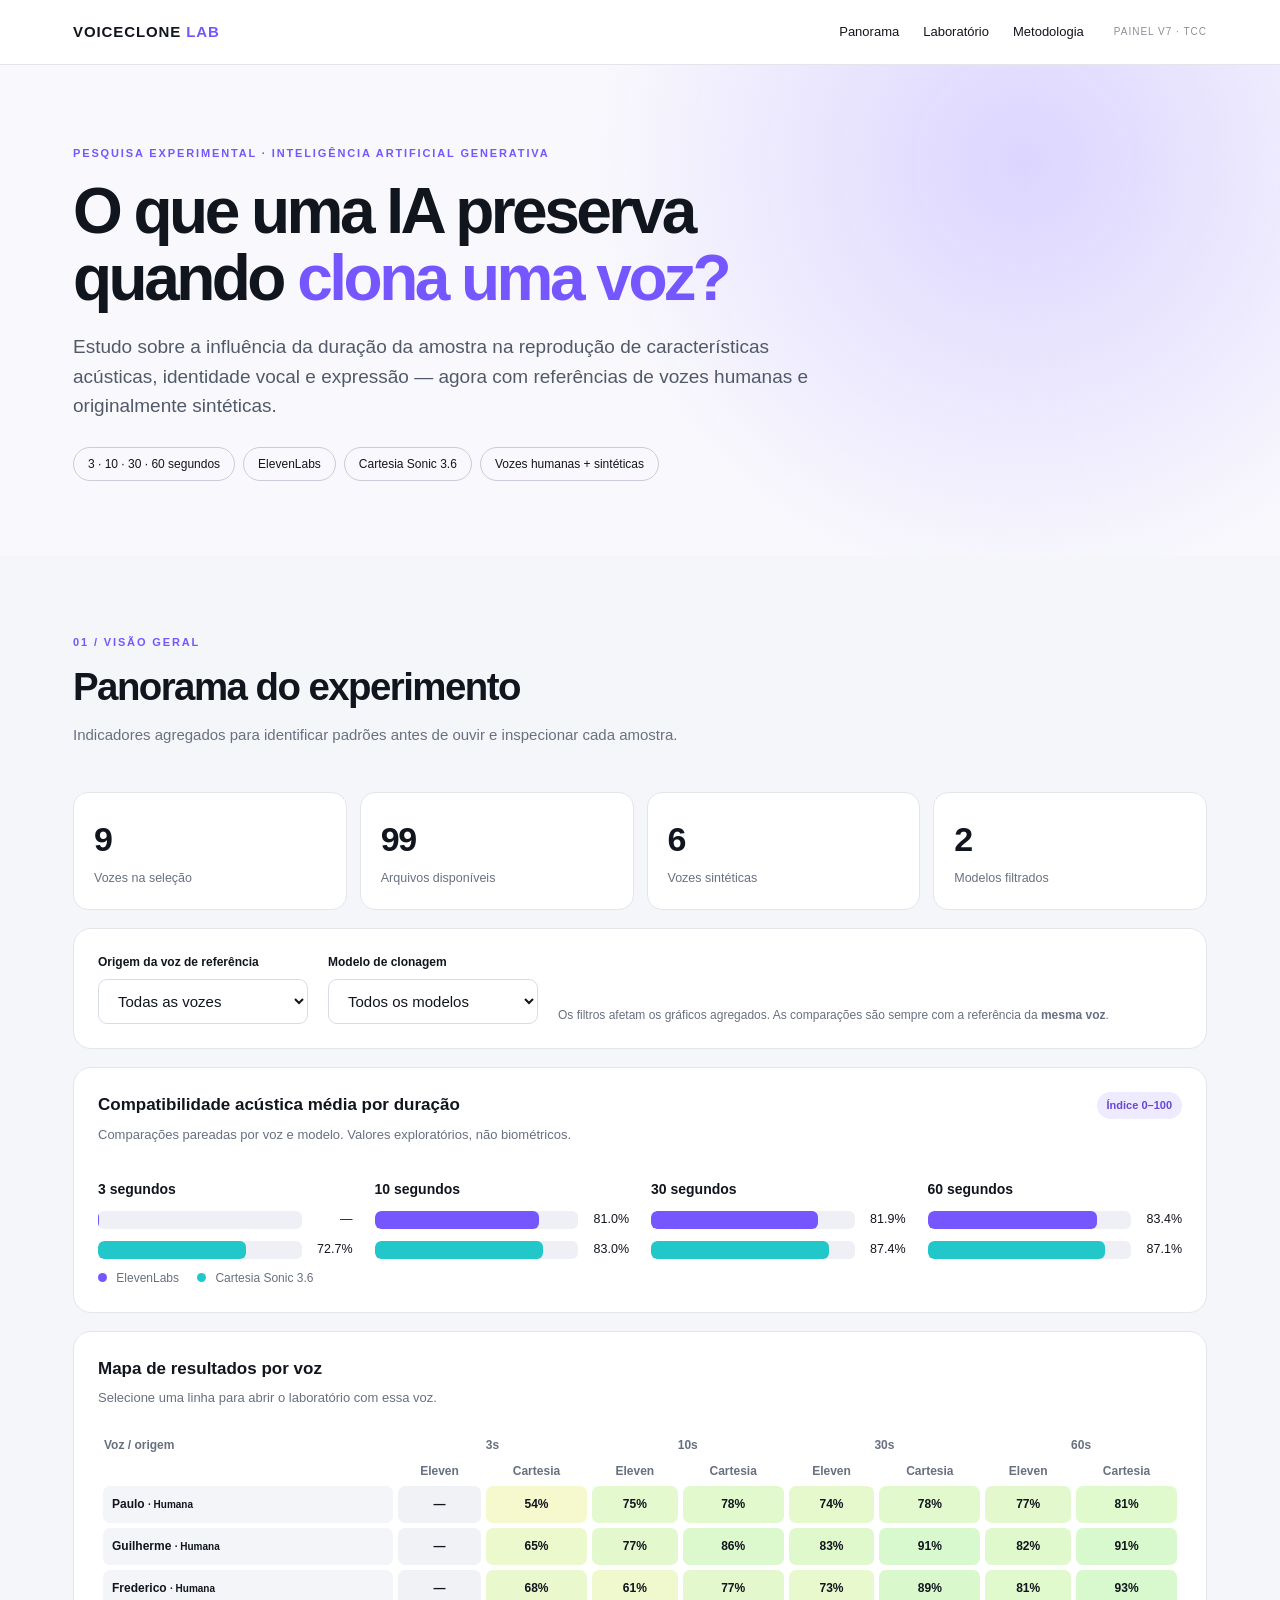
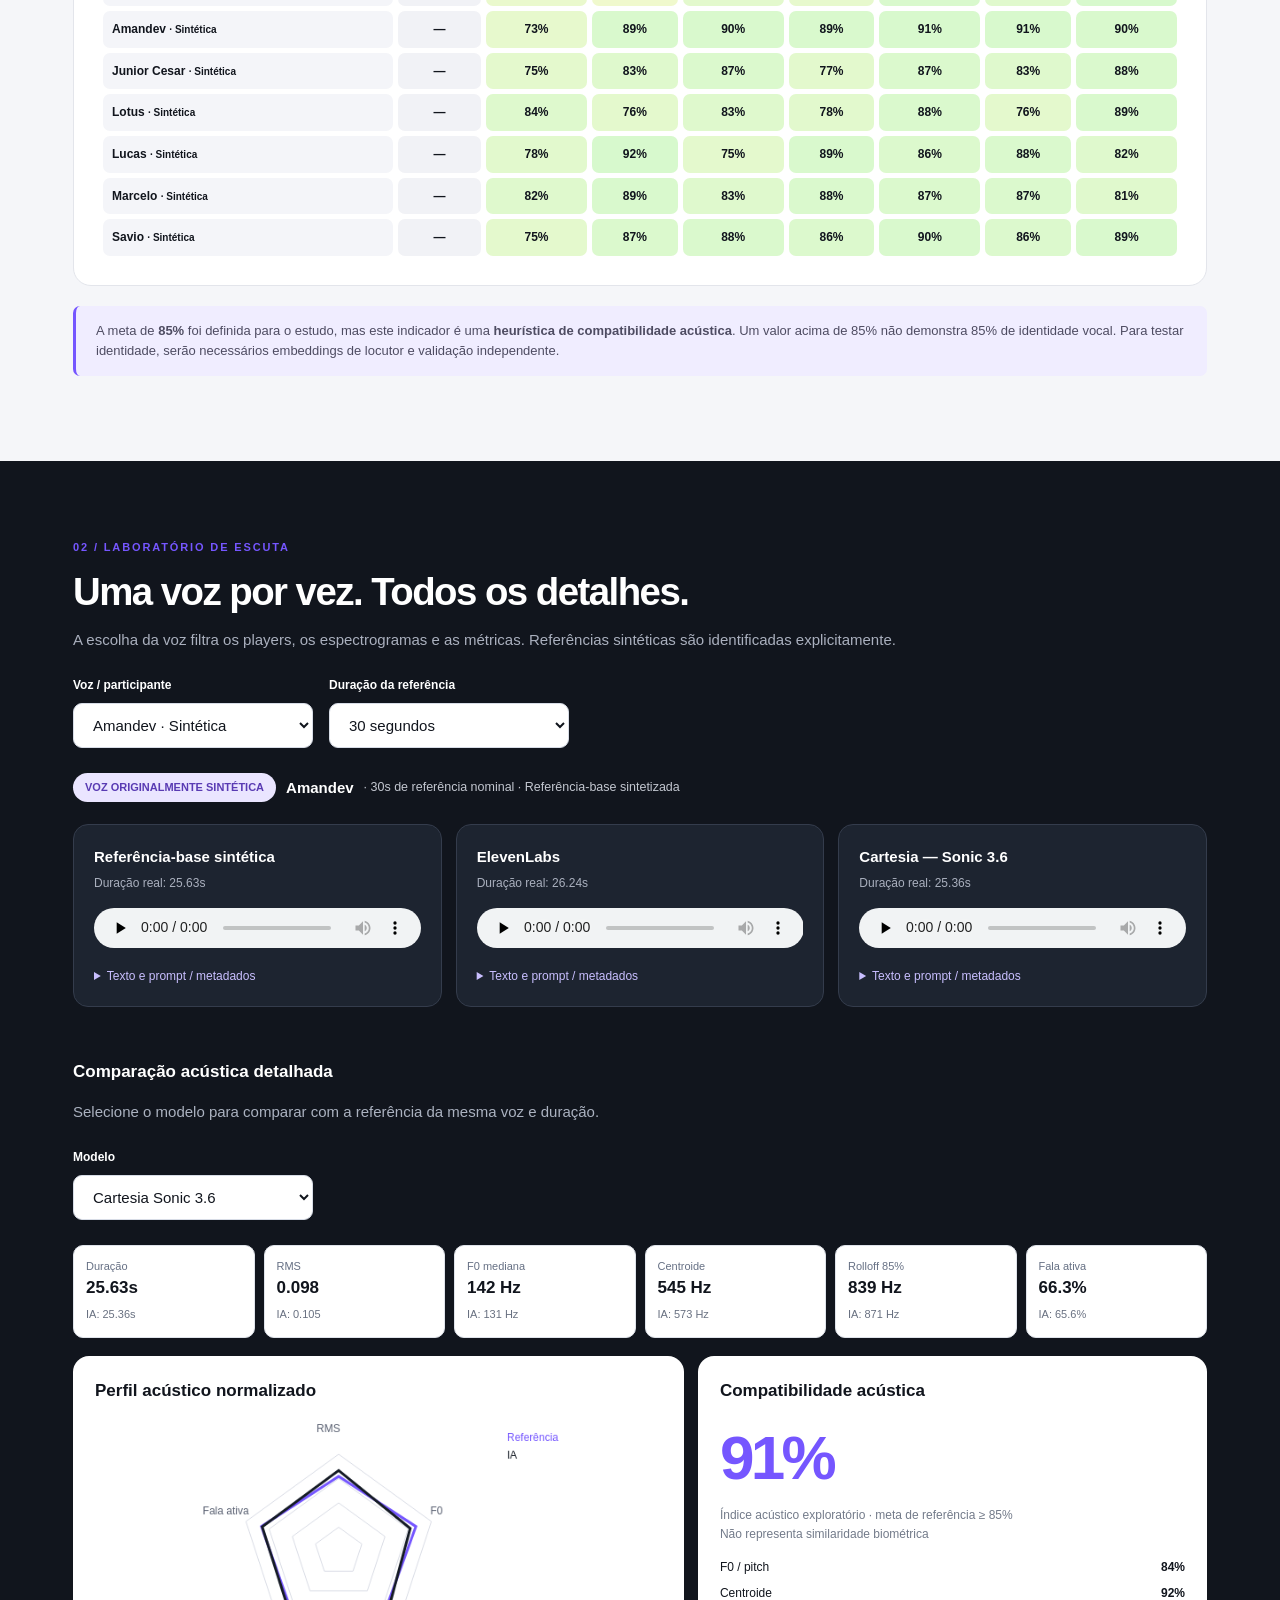
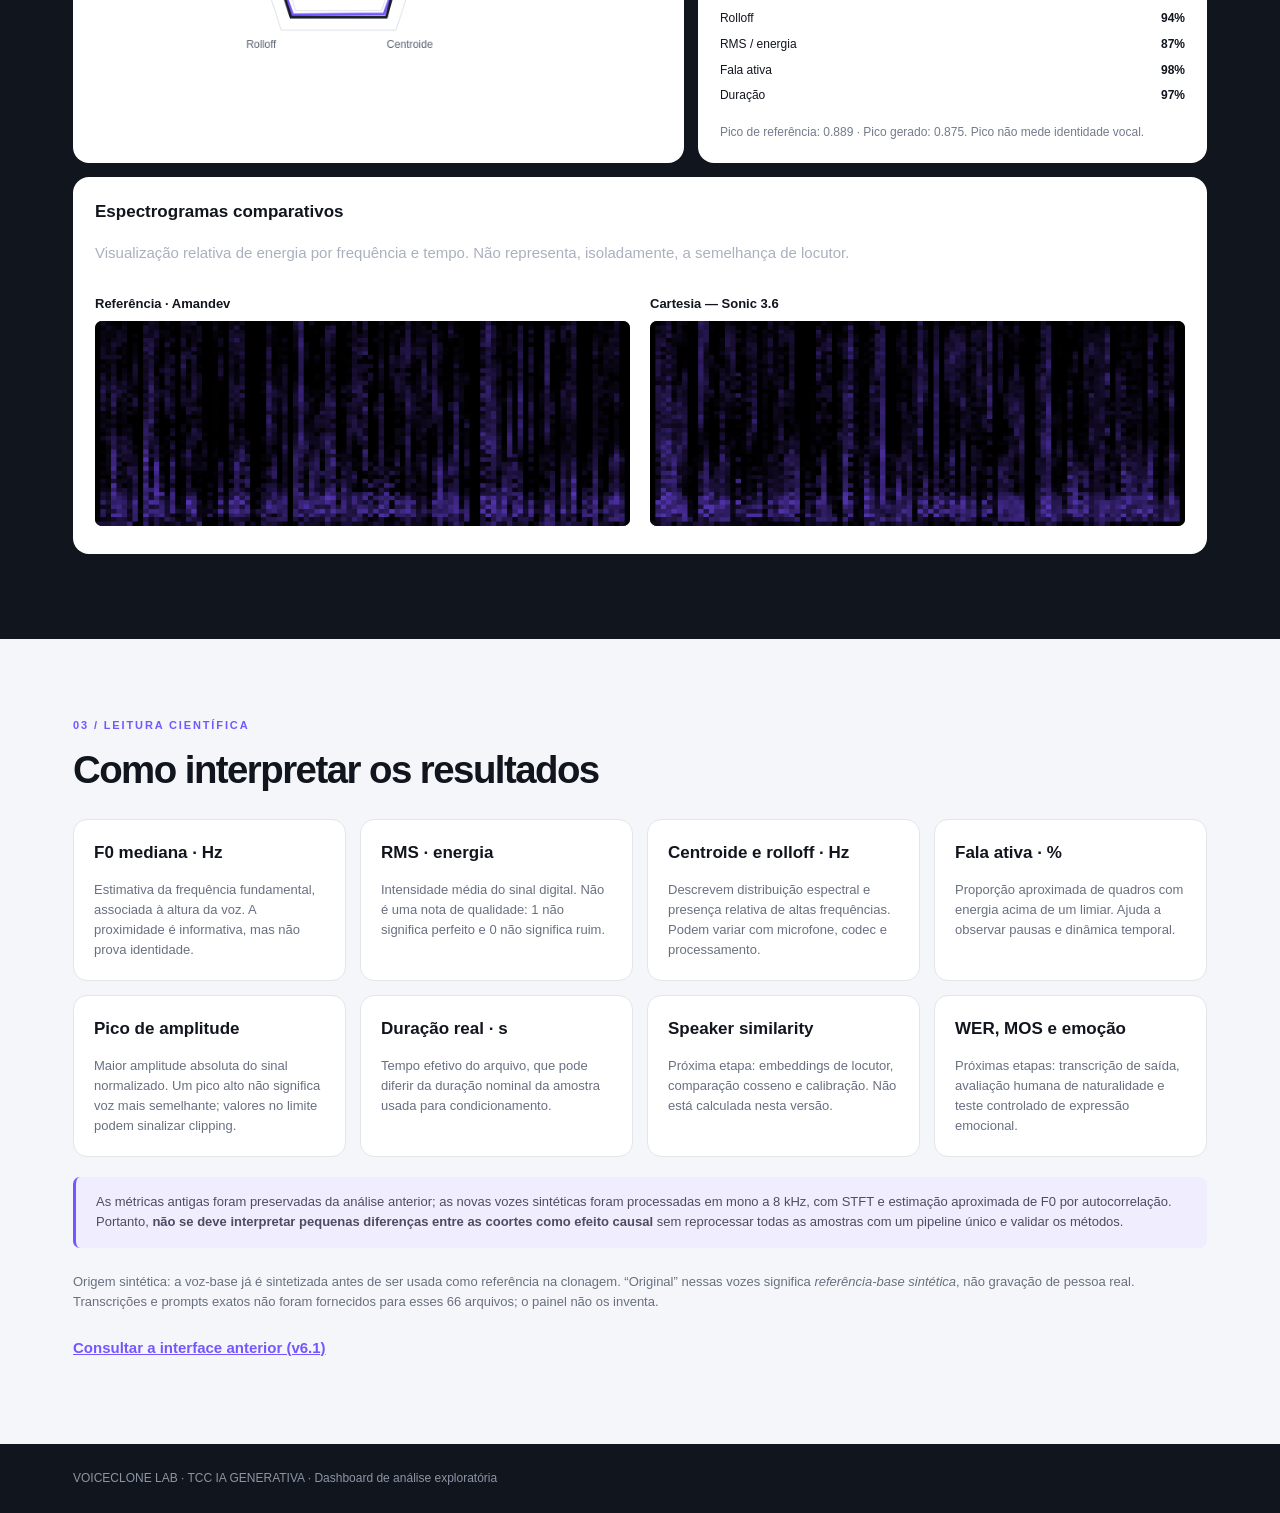
<file: index.html>
<!doctype html><html lang="pt-BR"><head><meta charset="utf-8"><meta name="viewport" content="width=device-width,initial-scale=1"><title>VoiceClone Lab | TCC — Painel experimental</title><link rel="stylesheet" href="dashboard.css"></head><body>
<header class="top"><div class="shell nav"><a class="brand" href="#inicio">VOICECLONE <span>LAB</span></a><nav><a href="#panorama">Panorama</a><a href="#laboratorio">Laboratório</a><a href="#metodologia">Metodologia</a></nav><span class="version">PAINEL V7 · TCC</span></div></header>
<section class="hero" id="inicio"><div class="shell"><div class="eyebrow">PESQUISA EXPERIMENTAL · INTELIGÊNCIA ARTIFICIAL GENERATIVA</div><h1>O que uma IA preserva<br>quando <em>clona uma voz?</em></h1><p>Estudo sobre a influência da duração da amostra na reprodução de características acústicas, identidade vocal e expressão — agora com referências de vozes humanas e originalmente sintéticas.</p><div class="hero-chips"><span>3 · 10 · 30 · 60 segundos</span><span>ElevenLabs</span><span>Cartesia Sonic 3.6</span><span>Vozes humanas + sintéticas</span></div></div></section>
<main><section class="shell section" id="panorama"><div class="section-head"><div><div class="eyebrow">01 / VISÃO GERAL</div><h2>Panorama do experimento</h2><p class="muted">Indicadores agregados para identificar padrões antes de ouvir e inspecionar cada amostra.</p></div></div><div class="stats" id="stats"></div>
<div class="panel filterbar"><div><label for="cohort">Origem da voz de referência</label><select id="cohort"><option value="Todas">Todas as vozes</option><option value="Humana">Vozes humanas</option><option value="Sintética">Vozes sintéticas</option></select></div><div><label for="modelFilter">Modelo de clonagem</label><select id="modelFilter"><option value="Todos">Todos os modelos</option><option value="ElevenLabs">ElevenLabs</option><option value="Cartesia — Sonic 3.6">Cartesia Sonic 3.6</option></select></div><div class="filterhint">Os filtros afetam os gráficos agregados. As comparações são sempre com a referência da <strong>mesma voz</strong>.</div></div>
<div class="panel chart-panel"><div class="panel-title"><div><h3>Compatibilidade acústica média por duração</h3><p>Comparações pareadas por voz e modelo. Valores exploratórios, não biométricos.</p></div><span class="pill">Índice 0–100</span></div><div id="durationChart" class="bar-chart"></div><div class="legend"><span><i class="dot purple"></i> ElevenLabs</span><span><i class="dot cyan"></i> Cartesia Sonic 3.6</span></div></div>
<div class="panel"><div class="panel-title"><div><h3>Mapa de resultados por voz</h3><p>Selecione uma linha para abrir o laboratório com essa voz.</p></div></div><div id="heatmap" class="heatmap"></div></div>
<div class="caution">A meta de <strong>85%</strong> foi definida para o estudo, mas este indicador é uma <strong>heurística de compatibilidade acústica</strong>. Um valor acima de 85% não demonstra 85% de identidade vocal. Para testar identidade, serão necessários embeddings de locutor e validação independente.</div></section>
<section class="dark section" id="laboratorio"><div class="shell"><div class="eyebrow">02 / LABORATÓRIO DE ESCUTA</div><h2>Uma voz por vez. Todos os detalhes.</h2><p class="muted light">A escolha da voz filtra os players, os espectrogramas e as métricas. Referências sintéticas são identificadas explicitamente.</p><div class="labfilters"><div><label for="voiceFilter">Voz / participante</label><select id="voiceFilter"></select></div><div><label for="durFilter">Duração da referência</label><select id="durFilter"><option value="3">3 segundos</option><option value="10">10 segundos</option><option value="30" selected>30 segundos</option><option value="60">60 segundos</option></select></div></div><div id="voiceInfo" class="voice-info"></div><div class="audio-columns" id="players"></div><div class="subhead"><h3>Comparação acústica detalhada</h3><p>Selecione o modelo para comparar com a referência da mesma voz e duração.</p></div><div class="labfilters"><div><label for="compareModel">Modelo</label><select id="compareModel"><option value="Cartesia — Sonic 3.6">Cartesia Sonic 3.6</option><option value="ElevenLabs">ElevenLabs</option></select></div></div><div id="compareResult"></div><div class="analysis-grid"><div class="analysis-card"><h3>Perfil acústico normalizado</h3><canvas id="radar" width="640" height="320"></canvas></div><div class="analysis-card"><h3>Compatibilidade acústica</h3><div id="scorePanel"></div></div></div><div class="analysis-card spec-card"><h3>Espectrogramas comparativos</h3><p class="muted">Visualização relativa de energia por frequência e tempo. Não representa, isoladamente, a semelhança de locutor.</p><div class="spec-grid"><div><h4 id="refTitle">Referência</h4><canvas id="specRef" width="600" height="230"></canvas></div><div><h4 id="genTitle">Gerado</h4><canvas id="specGen" width="600" height="230"></canvas></div></div></div></div></section>
<section class="shell section" id="metodologia"><div class="eyebrow">03 / LEITURA CIENTÍFICA</div><h2>Como interpretar os resultados</h2><div class="method-grid"><article><h3>F0 mediana · Hz</h3><p>Estimativa da frequência fundamental, associada à altura da voz. A proximidade é informativa, mas não prova identidade.</p></article><article><h3>RMS · energia</h3><p>Intensidade média do sinal digital. Não é uma nota de qualidade: 1 não significa perfeito e 0 não significa ruim.</p></article><article><h3>Centroide e rolloff · Hz</h3><p>Descrevem distribuição espectral e presença relativa de altas frequências. Podem variar com microfone, codec e processamento.</p></article><article><h3>Fala ativa · %</h3><p>Proporção aproximada de quadros com energia acima de um limiar. Ajuda a observar pausas e dinâmica temporal.</p></article><article><h3>Pico de amplitude</h3><p>Maior amplitude absoluta do sinal normalizado. Um pico alto não significa voz mais semelhante; valores no limite podem sinalizar clipping.</p></article><article><h3>Duração real · s</h3><p>Tempo efetivo do arquivo, que pode diferir da duração nominal da amostra usada para condicionamento.</p></article><article><h3>Speaker similarity</h3><p>Próxima etapa: embeddings de locutor, comparação cosseno e calibração. Não está calculada nesta versão.</p></article><article><h3>WER, MOS e emoção</h3><p>Próximas etapas: transcrição de saída, avaliação humana de naturalidade e teste controlado de expressão emocional.</p></article></div><div class="caution">As métricas antigas foram preservadas da análise anterior; as novas vozes sintéticas foram processadas em mono a 8 kHz, com STFT e estimação aproximada de F0 por autocorrelação. Portanto, <strong>não se deve interpretar pequenas diferenças entre as coortes como efeito causal</strong> sem reprocessar todas as amostras com um pipeline único e validar os métodos.</div><p class="footnote">Origem sintética: a voz-base já é sintetizada antes de ser usada como referência na clonagem. “Original” nessas vozes significa <em>referência-base sintética</em>, não gravação de pessoa real. Transcrições e prompts exatos não foram fornecidos para esses 66 arquivos; o painel não os inventa.</p><a class="legacy" href="versao_anterior.html">Consultar a interface anterior (v6.1)</a></section></main><footer><div class="shell">VOICECLONE LAB · TCC IA GENERATIVA · Dashboard de análise exploratória</div></footer><script src="dataset.js"></script><script src="dashboard.js"></script></body></html>
</file>
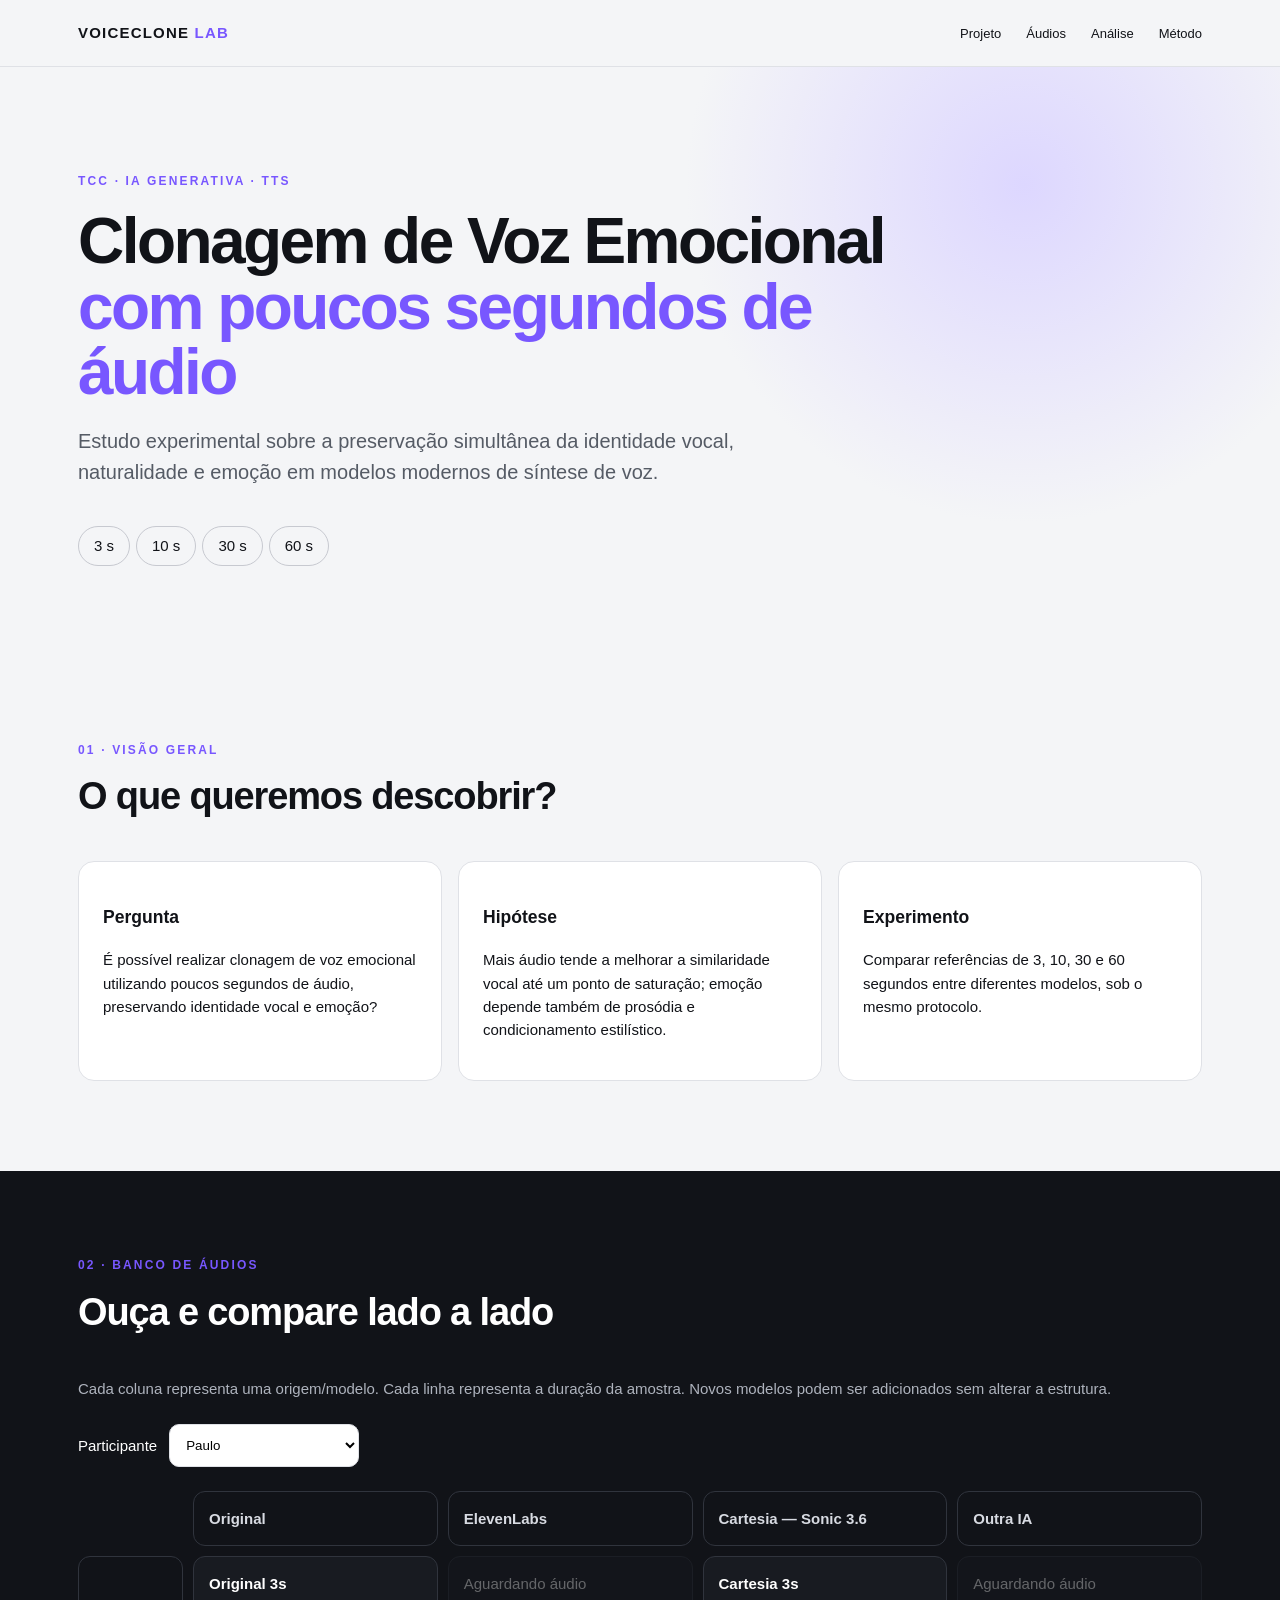
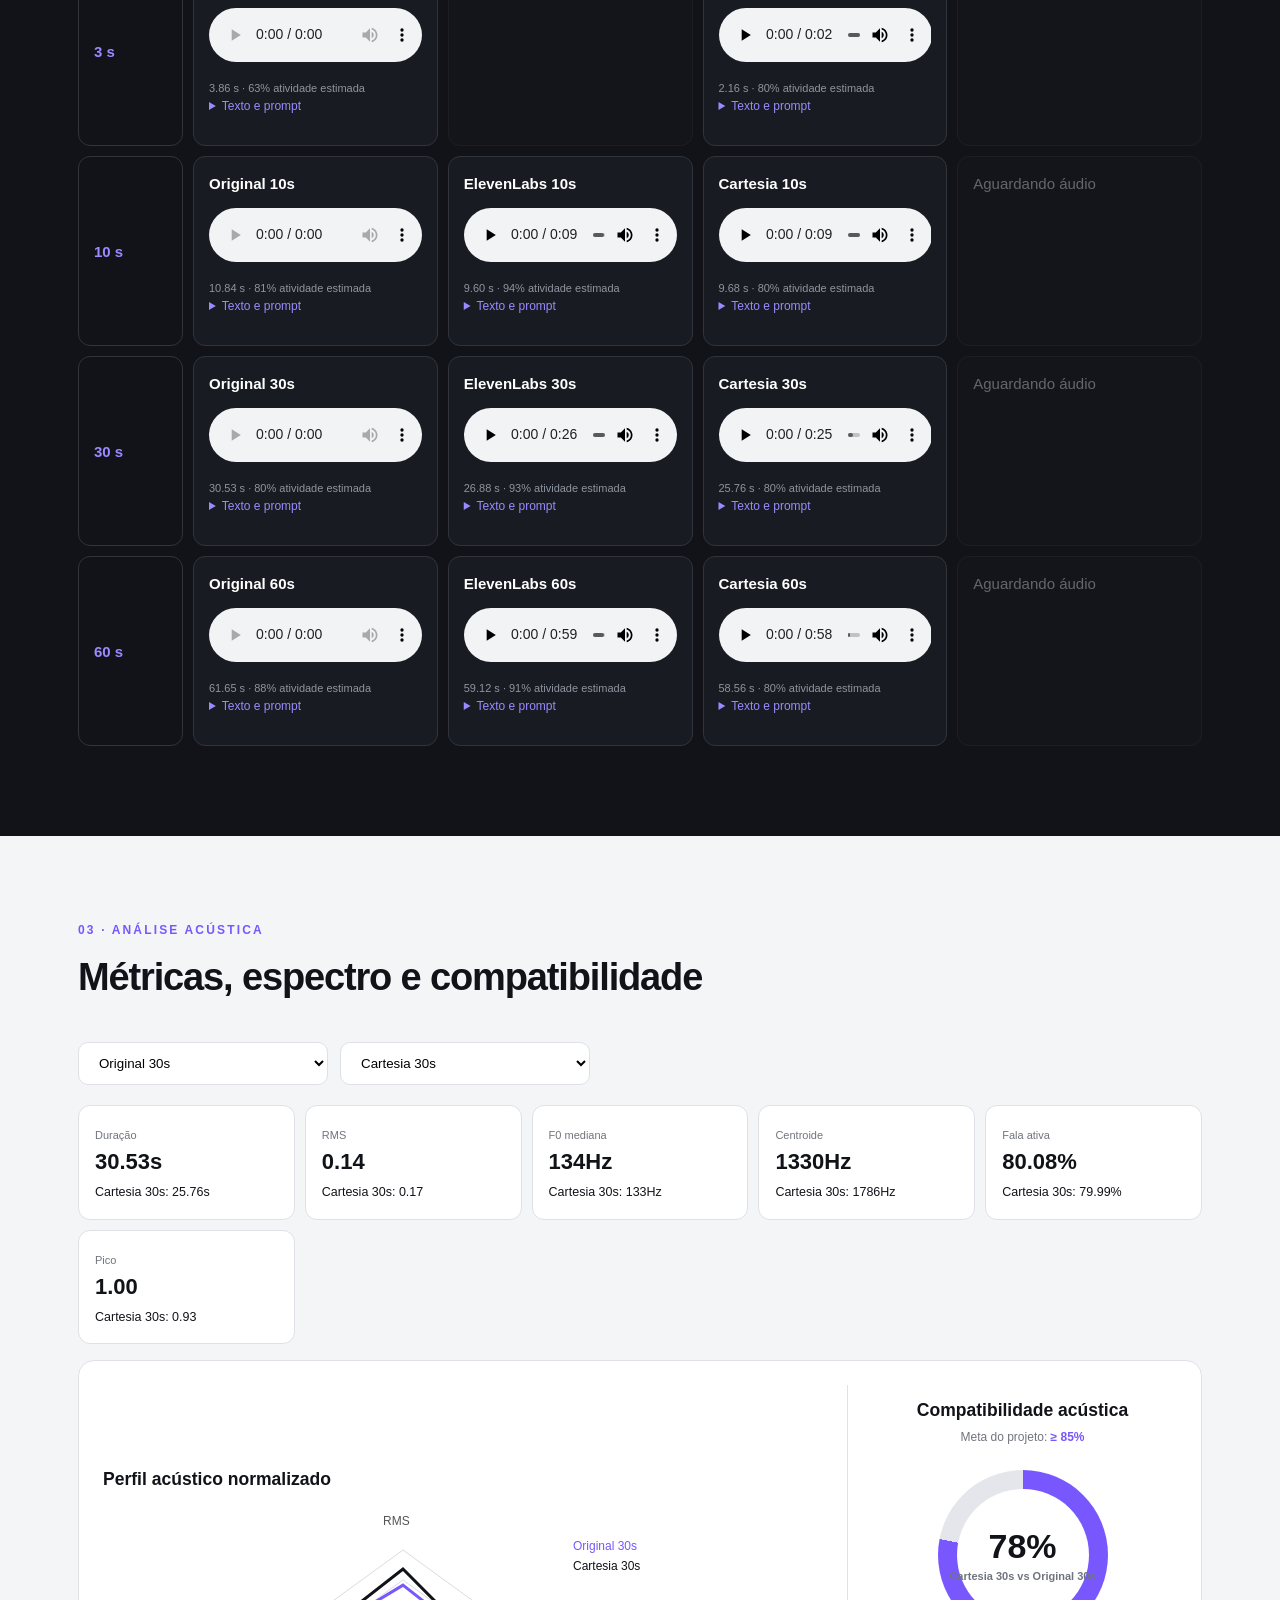
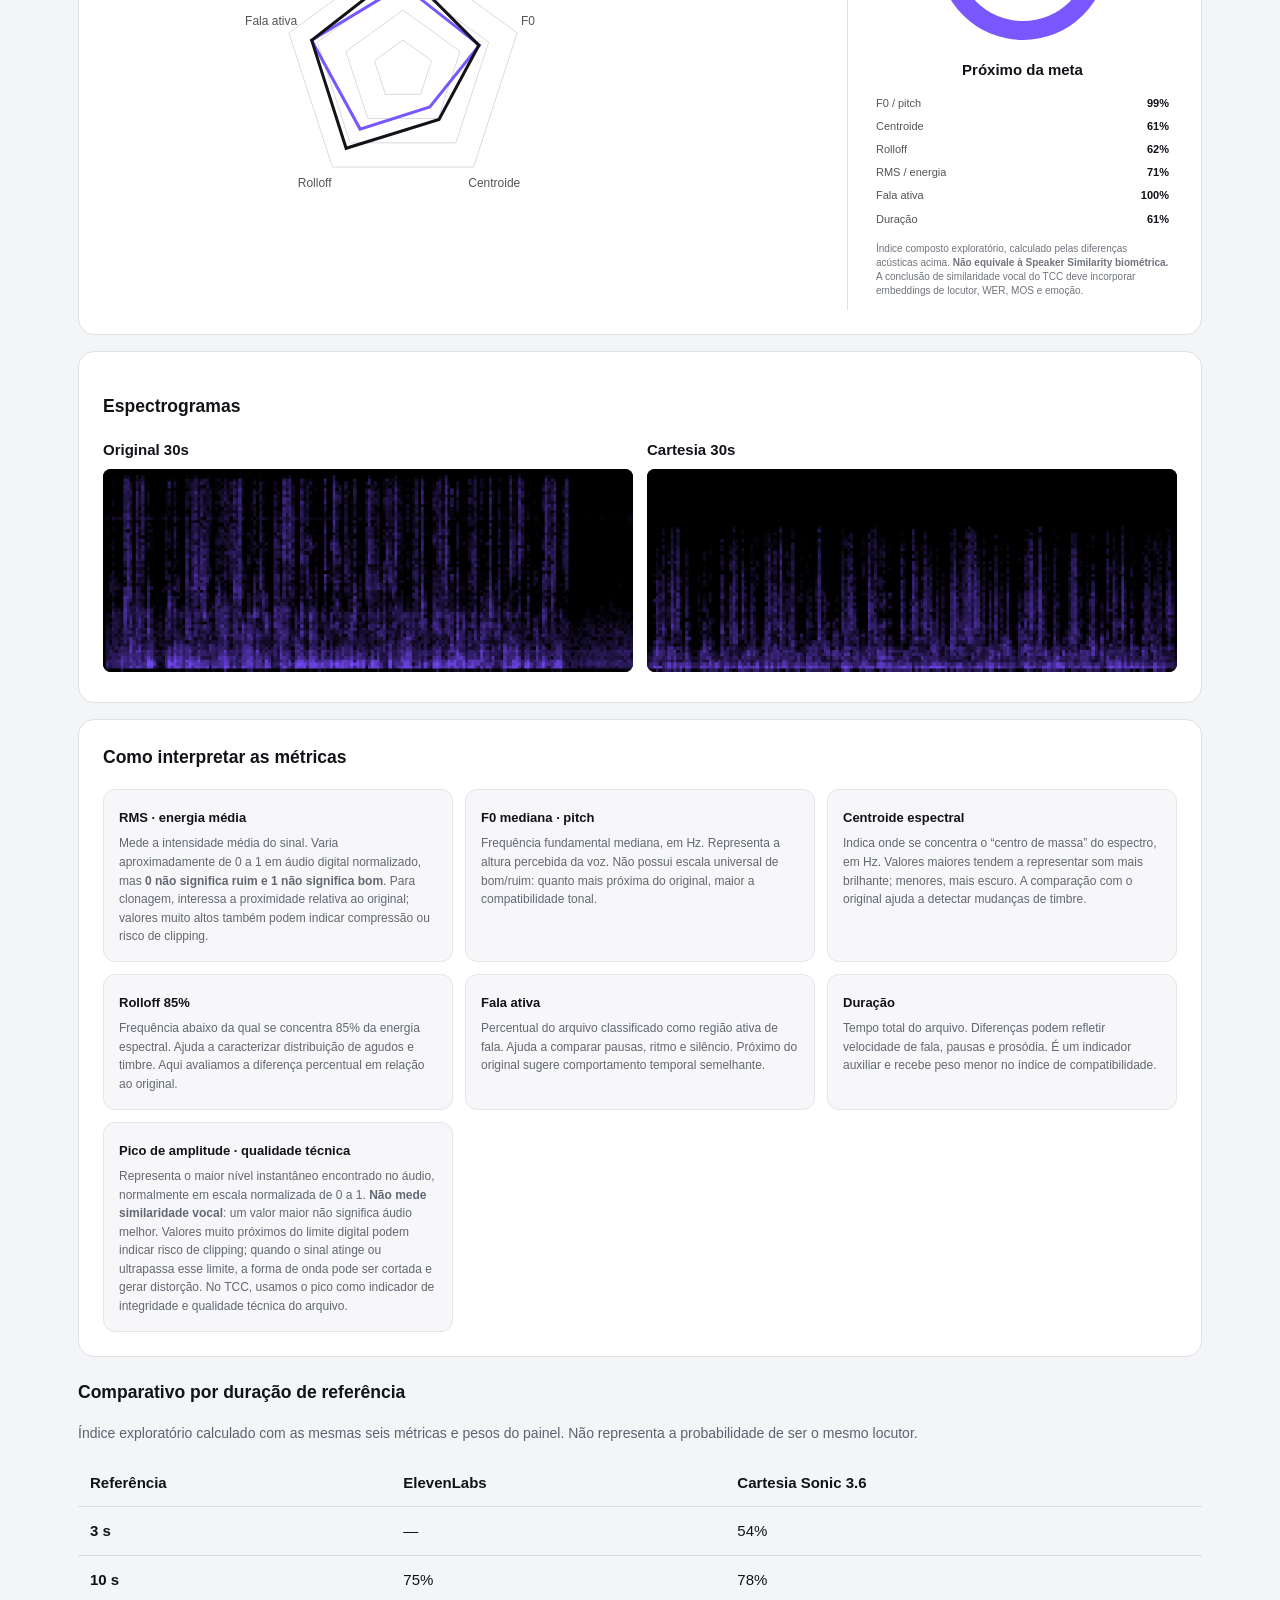
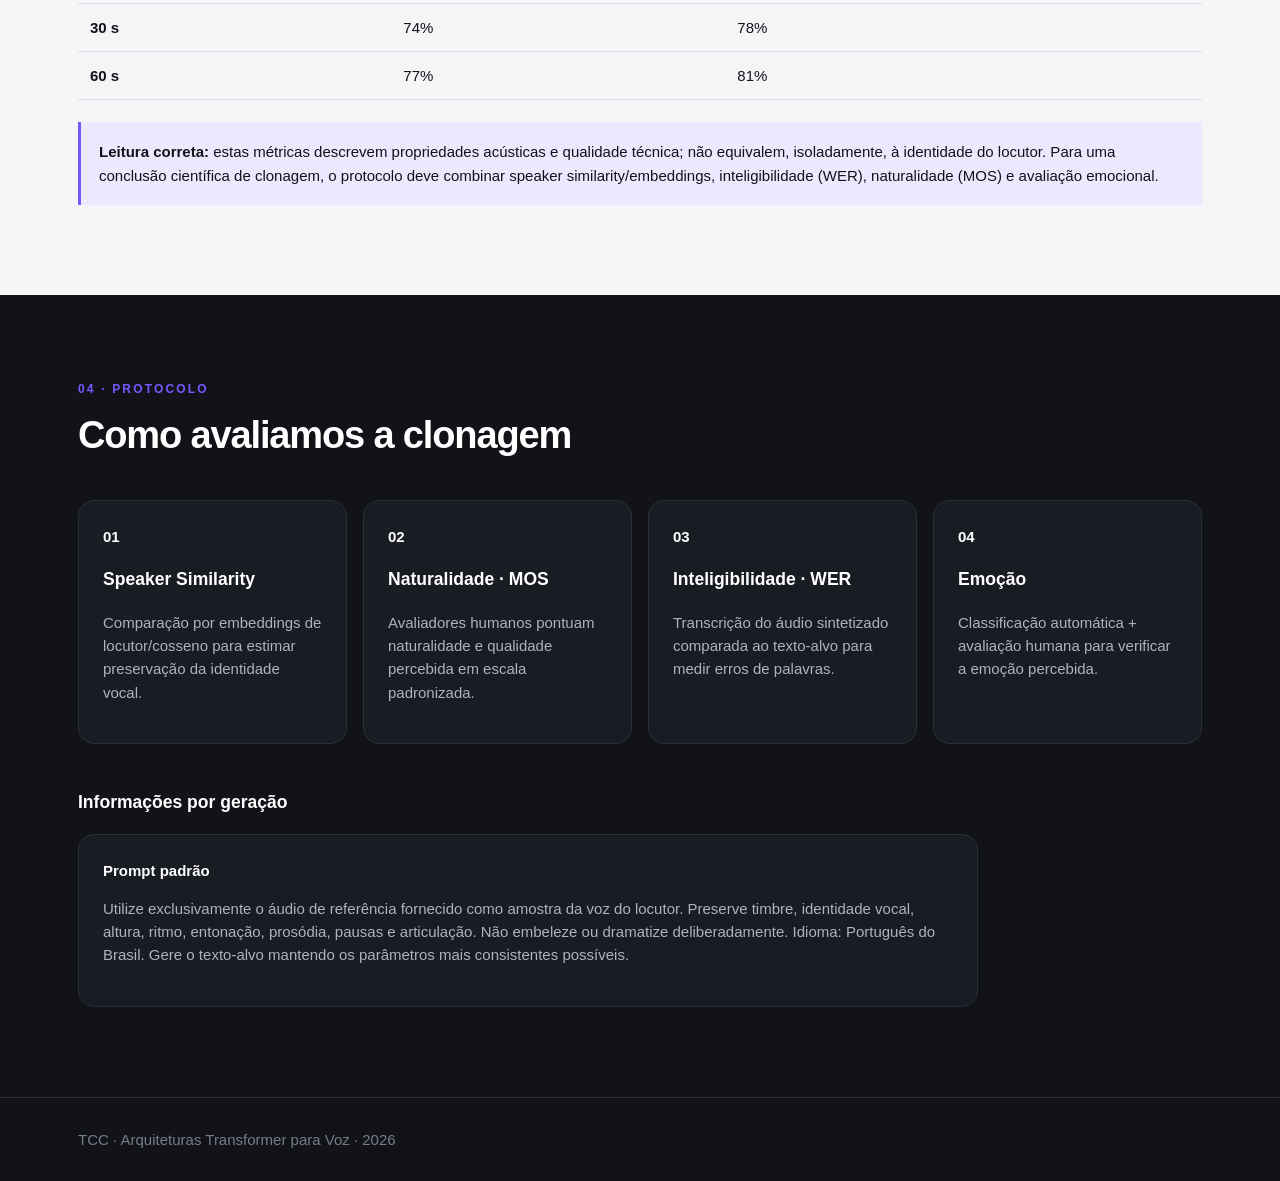
<file: versao_anterior.html>
<!doctype html><html lang='pt-BR'><head><meta charset='utf-8'><meta name='viewport' content='width=device-width,initial-scale=1'><title>VoiceClone Lab — TCC</title><link rel='stylesheet' href='style.css'></head><body>
<header><div class='wrap nav'><b>VOICECLONE <span>LAB</span></b><nav><a href='#projeto'>Projeto</a><a href='#audios'>Áudios</a><a href='#analise'>Análise</a><a href='#metodo'>Método</a></nav></div></header>
<main>
<section class='hero'><div class='wrap'><div class='tag'>TCC · IA GENERATIVA · TTS</div><h1>Clonagem de Voz Emocional<br><em>com poucos segundos de áudio</em></h1><p>Estudo experimental sobre a preservação simultânea da identidade vocal, naturalidade e emoção em modelos modernos de síntese de voz.</p><div class='chips'><span>3 s</span><span>10 s</span><span>30 s</span><span>60 s</span></div></div></section>
<section id='projeto' class='wrap section'><div class='eyebrow'>01 · VISÃO GERAL</div><h2>O que queremos descobrir?</h2><div class='grid3'><article><h3>Pergunta</h3><p>É possível realizar clonagem de voz emocional utilizando poucos segundos de áudio, preservando identidade vocal e emoção?</p></article><article><h3>Hipótese</h3><p>Mais áudio tende a melhorar a similaridade vocal até um ponto de saturação; emoção depende também de prosódia e condicionamento estilístico.</p></article><article><h3>Experimento</h3><p>Comparar referências de 3, 10, 30 e 60 segundos entre diferentes modelos, sob o mesmo protocolo.</p></article></div></section>
<section id='audios' class='dark section'><div class='wrap'><div class='eyebrow'>02 · BANCO DE ÁUDIOS</div><h2>Ouça e compare lado a lado</h2><p class='muted'>Cada coluna representa uma origem/modelo. Cada linha representa a duração da amostra. Novos modelos podem ser adicionados sem alterar a estrutura.</p><div class='participant-controls'><label for='personFilter'>Participante</label><select id='personFilter'><option value='Paulo'>Paulo</option><option value='Guilherme'>Guilherme</option><option value='Frederico'>Frederico</option></select></div><div id='audioTable'></div></div></section>
<section id='analise' class='wrap section'><div class='eyebrow'>03 · ANÁLISE ACÚSTICA</div><h2>Métricas, espectro e compatibilidade</h2><div class='controls'><select id='selA'></select><select id='selB'></select></div><p id='noData' hidden>Sem áudios para este participante.</p><div id='analysisContent'><div class='metricGrid' id='metricGrid'></div><div class='charts'><article class='profile-card'><div class='profile-layout'><div><h3>Perfil acústico normalizado</h3><canvas id='radar' width='650' height='330'></canvas></div><aside id='compatPanel' class='compat-panel'></aside></div></article><article><h3>Espectrogramas</h3><div class='specgrid'><div><b id='specATitle'></b><canvas id='specA' width='600' height='230'></canvas></div><div><b id='specBTitle'></b><canvas id='specB' width='600' height='230'></canvas></div></div></article></div><div class='metric-help'><h3>Como interpretar as métricas</h3><div class='help-grid'><div><b>RMS · energia média</b><p>Mede a intensidade média do sinal. Varia aproximadamente de 0 a 1 em áudio digital normalizado, mas <strong>0 não significa ruim e 1 não significa bom</strong>. Para clonagem, interessa a proximidade relativa ao original; valores muito altos também podem indicar compressão ou risco de clipping.</p></div><div><b>F0 mediana · pitch</b><p>Frequência fundamental mediana, em Hz. Representa a altura percebida da voz. Não possui escala universal de bom/ruim: quanto mais próxima do original, maior a compatibilidade tonal.</p></div><div><b>Centroide espectral</b><p>Indica onde se concentra o “centro de massa” do espectro, em Hz. Valores maiores tendem a representar som mais brilhante; menores, mais escuro. A comparação com o original ajuda a detectar mudanças de timbre.</p></div><div><b>Rolloff 85%</b><p>Frequência abaixo da qual se concentra 85% da energia espectral. Ajuda a caracterizar distribuição de agudos e timbre. Aqui avaliamos a diferença percentual em relação ao original.</p></div><div><b>Fala ativa</b><p>Percentual do arquivo classificado como região ativa de fala. Ajuda a comparar pausas, ritmo e silêncio. Próximo do original sugere comportamento temporal semelhante.</p></div><div><b>Duração</b><p>Tempo total do arquivo. Diferenças podem refletir velocidade de fala, pausas e prosódia. É um indicador auxiliar e recebe peso menor no índice de compatibilidade.</p></div><div><b>Pico de amplitude · qualidade técnica</b><p>Representa o maior nível instantâneo encontrado no áudio, normalmente em escala normalizada de 0 a 1. <strong>Não mede similaridade vocal</strong>: um valor maior não significa áudio melhor. Valores muito próximos do limite digital podem indicar risco de clipping; quando o sinal atinge ou ultrapassa esse limite, a forma de onda pode ser cortada e gerar distorção. No TCC, usamos o pico como indicador de integridade e qualidade técnica do arquivo.</p></div></div></div><div id='comparisonSummary'></div></div><div class='note'><b>Leitura correta:</b> estas métricas descrevem propriedades acústicas e qualidade técnica; não equivalem, isoladamente, à identidade do locutor. Para uma conclusão científica de clonagem, o protocolo deve combinar speaker similarity/embeddings, inteligibilidade (WER), naturalidade (MOS) e avaliação emocional.</div></div></section>
<section id='metodo' class='dark section'><div class='wrap'><div class='eyebrow'>04 · PROTOCOLO</div><h2>Como avaliamos a clonagem</h2><div class='grid4'><article><b>01</b><h3>Speaker Similarity</h3><p>Comparação por embeddings de locutor/cosseno para estimar preservação da identidade vocal.</p></article><article><b>02</b><h3>Naturalidade · MOS</h3><p>Avaliadores humanos pontuam naturalidade e qualidade percebida em escala padronizada.</p></article><article><b>03</b><h3>Inteligibilidade · WER</h3><p>Transcrição do áudio sintetizado comparada ao texto-alvo para medir erros de palavras.</p></article><article><b>04</b><h3>Emoção</h3><p>Classificação automática + avaliação humana para verificar a emoção percebida.</p></article></div><h3 class='sub'>Informações por geração</h3><div class='promptbox'><b>Prompt padrão</b><p>Utilize exclusivamente o áudio de referência fornecido como amostra da voz do locutor. Preserve timbre, identidade vocal, altura, ritmo, entonação, prosódia, pausas e articulação. Não embeleze ou dramatize deliberadamente. Idioma: Português do Brasil. Gere o texto-alvo mantendo os parâmetros mais consistentes possíveis.</p></div></div></section>
</main><footer><div class='wrap'>TCC · Arquiteturas Transformer para Voz · 2026</div></footer><script src='guilherme_data.js'></script><script src='app.js'></script></body></html>
</file>
<file: dashboard.css>
:root{--ink:#11151d;--muted:#687080;--purple:#7556ff;--cyan:#22c8c9;--line:#e3e5eb;--bg:#f5f6f9}*{box-sizing:border-box}html{scroll-behavior:smooth}body{margin:0;font:15px/1.55 Inter,Segoe UI,Arial,sans-serif;color:var(--ink);background:var(--bg)}.shell{max-width:1190px;padding:0 28px;margin:auto}.top{position:sticky;top:0;z-index:30;background:#ffffffed;border-bottom:1px solid var(--line);backdrop-filter:blur(12px)}.nav{height:64px;display:flex;align-items:center;gap:30px}.brand{font-weight:900;letter-spacing:.06em;text-decoration:none;color:var(--ink)}.brand span,.hero em{color:var(--purple);font-style:normal}.nav nav{margin-left:auto;display:flex;gap:24px}.nav nav a{font-size:13px;color:var(--ink);text-decoration:none}.version{font-size:10px;color:#8a8f99;letter-spacing:.1em}.hero{background:radial-gradient(circle at 80% 20%,#dcd5ff,transparent 40%),#f9f9fd;padding:80px 0 75px}.eyebrow{font-size:11px;font-weight:900;letter-spacing:.17em;color:var(--purple)}h1{font-size:clamp(42px,5vw,70px);letter-spacing:-.055em;line-height:1.05;margin:16px 0 20px}h2{font-size:clamp(28px,3vw,40px);letter-spacing:-.04em;line-height:1.12;margin:14px 0 10px}h3{font-size:17px;margin:0 0 6px}.hero p{max-width:760px;font-size:19px;color:#515969}.hero-chips{display:flex;flex-wrap:wrap;gap:8px;margin-top:26px}.hero-chips span{border:1px solid #cccbd7;border-radius:30px;padding:7px 14px;font-size:12px}.section{padding-top:78px;padding-bottom:85px}.muted{color:var(--muted)}.section-head{display:flex;justify-content:space-between}.stats{display:grid;grid-template-columns:repeat(4,1fr);gap:13px;margin:30px 0 18px}.stat{background:white;border:1px solid var(--line);border-radius:15px;padding:20px}.stat strong{font-size:34px;letter-spacing:-.04em;display:block}.stat small{color:var(--muted)}.panel{background:white;border:1px solid var(--line);border-radius:18px;padding:24px;margin:18px 0}.filterbar{display:flex;gap:20px;align-items:end;flex-wrap:wrap}.filterbar>div{min-width:210px}.filterhint{flex:1;font-size:12px;color:var(--muted)}label{display:block;font-size:12px;font-weight:700;margin-bottom:8px}select{background:white;color:var(--ink);border:1px solid #d7dce6;border-radius:9px;padding:12px 15px;min-width:210px;width:100%;font:inherit}.panel-title{display:flex;align-items:start;justify-content:space-between;gap:12px}.panel-title p{color:var(--muted);font-size:13px;margin:0}.pill{background:#eeeaff;color:#6948d6;padding:5px 10px;border-radius:20px;font-size:11px;font-weight:800}.bar-chart{display:grid;grid-template-columns:repeat(4,1fr);gap:22px;margin:34px 0 10px}.bar-group{display:flex;flex-direction:column;gap:10px}.bar-group>strong{font-size:14px}.bar-line{display:flex;align-items:center;gap:8px}.bar-track{height:18px;background:#eef0f5;border-radius:6px;flex:1;overflow:hidden}.bar-fill{height:100%;border-radius:6px;min-width:1px}.bar-fill.purple{background:var(--purple)}.bar-fill.cyan{background:var(--cyan)}.bar-line small{width:43px;text-align:right;font-variant-numeric:tabular-nums}.legend{display:flex;gap:18px;color:var(--muted);font-size:12px}.dot{display:inline-block;width:9px;height:9px;border-radius:50%;margin-right:6px}.dot.purple{background:var(--purple)}.dot.cyan{background:var(--cyan)}.heatmap{overflow-x:auto;margin-top:22px}.heat-table{border-collapse:separate;border-spacing:5px;width:100%;min-width:650px}.heat-table th{font-size:12px;color:var(--muted);font-weight:600;text-align:center}.heat-table th:first-child{text-align:left}.heat-table td{padding:9px;text-align:center;border-radius:7px;font-size:12px;font-weight:700}.heat-table td:first-child{text-align:left;background:#f4f5f9;cursor:pointer}.heat-table td:first-child:hover{text-decoration:underline}.heat-table .sep td{background:transparent;height:5px;padding:0}.caution{background:#f0edff;border-left:3px solid var(--purple);padding:15px 20px;border-radius:7px;margin-top:20px;font-size:13px;color:#4e4c62}.dark{background:#11151d;color:white}.dark .muted{color:#aab0be}.labfilters{display:flex;gap:16px;flex-wrap:wrap;margin:25px 0}.labfilters>div{min-width:240px}.voice-info{display:flex;gap:10px;align-items:center;flex-wrap:wrap;margin-bottom:22px}.tag{display:inline-block;padding:6px 12px;border-radius:20px;font-size:11px;font-weight:800}.tag.human{background:#e7f8f5;color:#075e57}.tag.synthetic{background:#eae5ff;color:#593bb3}.voice-info small{color:#c3c7d0}.audio-columns{display:grid;grid-template-columns:repeat(3,1fr);gap:14px}.audio-card{background:#1d2430;border:1px solid #343c4c;border-radius:15px;padding:20px;min-width:0}.audio-card h3{font-size:15px}.audio-card .subtitle{font-size:12px;color:#aab0be;margin-bottom:15px}.audio-card audio{width:100%;height:40px}.audio-card details{font-size:12px;margin-top:13px;color:#c8ced8}.audio-card summary{cursor:pointer;color:#c9bfff}.audio-card .missing{color:#9ca3b2;font-size:13px;margin-top:30px}.subhead{margin-top:52px}.subhead p{color:#abb2c0}.analysis-grid{display:grid;grid-template-columns:1.2fr 1fr;gap:14px}.analysis-card{background:white;color:var(--ink);border-radius:16px;padding:22px;min-width:0}.analysis-card canvas{max-width:100%;height:auto}.score-big{font-size:62px;font-weight:900;letter-spacing:-.06em;color:var(--purple)}.score-sub{font-size:12px;color:#737b8a}.score-rows{margin-top:15px;display:grid;grid-template-columns:1fr auto;gap:7px;font-size:12px}.score-rows span:nth-child(even){font-weight:700}.spec-card{margin-top:14px}.spec-grid{display:grid;grid-template-columns:1fr 1fr;gap:20px}.spec-grid h4{margin:15px 0 7px;font-size:13px}.spec-grid canvas{width:100%;border-radius:7px;background:#111827}.metrics{display:grid;grid-template-columns:repeat(6,1fr);gap:9px;margin:18px 0}.metric{background:#fff;border:1px solid #dfe3ea;border-radius:10px;padding:12px;color:#11151d}.metric small{font-size:11px;color:#667084;display:block}.metric strong{font-size:17px;display:block}.metric em{font-size:11px;color:#687080;font-style:normal}.method-grid{display:grid;grid-template-columns:repeat(4,1fr);gap:14px;margin-top:28px}.method-grid article{background:white;border:1px solid var(--line);border-radius:14px;padding:20px}.method-grid p{font-size:13px;color:var(--muted);margin-bottom:0}.footnote{font-size:13px;color:var(--muted);margin:24px 0}.legacy{color:var(--purple);font-weight:700}footer{background:#11151d;color:#8d95a5;padding:25px 0;font-size:12px}@media(max-width:850px){.stats{grid-template-columns:repeat(2,1fr)}.audio-columns,.analysis-grid,.spec-grid{grid-template-columns:1fr}.method-grid{grid-template-columns:repeat(2,1fr)}.metrics{grid-template-columns:repeat(3,1fr)}.bar-chart{gap:8px}.nav nav{display:none}.version{margin-left:auto}}@media(max-width:520px){.shell{padding:0 18px}.stats,.method-grid{grid-template-columns:1fr 1fr}.bar-chart{grid-template-columns:1fr 1fr}.metrics{grid-template-columns:repeat(2,1fr)}.hero{padding:60px 0}.stat strong{font-size:27px}}
</file>
<file: style.css>
:root{--bg:#f4f5f7;--ink:#111318;--muted:#70747d;--accent:#7857ff;--dark:#111318;--line:#dfe1e6}*{box-sizing:border-box}html{scroll-behavior:smooth}body{margin:0;background:var(--bg);color:var(--ink);font:15px/1.55 Inter,Segoe UI,Arial,sans-serif}.wrap{max-width:1180px;margin:auto;padding:0 28px}header{position:sticky;top:0;z-index:10;background:#f4f5f7eF;border-bottom:1px solid var(--line);backdrop-filter:blur(12px)}.nav{height:66px;display:flex;align-items:center;justify-content:space-between}.nav b{letter-spacing:.08em}.nav span,.hero em{color:var(--accent);font-style:normal}.nav a{color:inherit;text-decoration:none;margin-left:25px;font-size:13px}.hero{padding:105px 0 90px;background:radial-gradient(circle at 80% 20%,#ddd7ff 0,transparent 30%)}.tag,.eyebrow{font-size:12px;letter-spacing:.18em;font-weight:800;color:var(--accent)}h1{font-size:64px;line-height:1.03;letter-spacing:-.04em;max-width:900px;margin:18px 0}.hero p{max-width:700px;font-size:20px;color:#555b65}.chips span{display:inline-block;border:1px solid #c7c9d0;border-radius:99px;padding:7px 15px;margin:18px 6px 0 0}.section{padding-top:85px;padding-bottom:90px}h2{font-size:38px;letter-spacing:-.03em;margin:8px 0 35px}.grid3,.grid4{display:grid;grid-template-columns:repeat(3,1fr);gap:16px}.grid4{grid-template-columns:repeat(4,1fr)}article,.promptbox{border:1px solid var(--line);border-radius:16px;padding:24px;background:white}.dark{background:var(--dark);color:white}.dark article,.dark .promptbox{background:#191c22;border-color:#2b2f38}.muted,.dark p{color:#aeb3bd}.audio-grid{display:grid;grid-template-columns:105px repeat(4,minmax(210px,1fr));gap:10px;overflow-x:auto}.head,.duration,.audioCard{padding:15px;border:1px solid #30343d;border-radius:12px}.head{font-weight:800;color:#d8dbe2}.duration{display:flex;align-items:center;font-weight:800;color:#9d89ff}.audioCard{min-height:190px;background:#181b21}.audioCard.empty{opacity:.35}.audioCard audio{width:100%;margin:12px 0}.tiny{font-size:11px;color:#8f95a0}.audioCard details{font-size:12px;color:#c7cad1}.audioCard summary{cursor:pointer;color:#9d89ff}.controls{display:flex;gap:12px;margin-bottom:20px}select{padding:12px 16px;border:1px solid var(--line);border-radius:10px;background:white;min-width:250px}.metricGrid{display:grid;grid-template-columns:repeat(5,1fr);gap:10px}.metric{background:white;border:1px solid var(--line);border-radius:12px;padding:16px}.metric b{font-size:22px;display:block}.metric span{font-size:11px;color:var(--muted)}.charts{display:grid;grid-template-columns:1fr;gap:16px;margin-top:16px}.charts article{overflow:auto}.specgrid{display:grid;grid-template-columns:1fr 1fr;gap:14px}.specgrid canvas{width:100%;background:#090b10;border-radius:8px;margin-top:8px}.note{margin-top:16px;padding:18px;border-left:3px solid var(--accent);background:#ece9ff}.sub{margin-top:45px}.promptbox{max-width:900px}footer{padding:30px 0;border-top:1px solid #292c33;background:#111318;color:#777d88}@media(max-width:800px){h1{font-size:42px}.grid3,.grid4,.metricGrid,.specgrid{grid-template-columns:1fr}.nav nav{display:none}}

.profile-layout{display:grid;grid-template-columns:minmax(620px,1fr) 330px;gap:28px;align-items:center}.compat-panel{border-left:1px solid var(--line);padding:12px 8px 12px 28px;min-height:310px;display:flex;flex-direction:column;justify-content:center}.score-ring{--score:0;width:170px;height:170px;border-radius:50%;margin:8px auto 18px;display:grid;place-items:center;background:conic-gradient(var(--accent) calc(var(--score)*1%),#e4e6eb 0);position:relative}.score-ring:before{content:'';position:absolute;width:132px;height:132px;border-radius:50%;background:white}.score-value{position:relative;text-align:center;font-size:34px;font-weight:850;line-height:1}.score-value small{display:block;font-size:11px;font-weight:600;color:var(--muted);margin-top:8px}.compat-title{text-align:center;margin:0 0 4px}.target{text-align:center;font-size:12px;color:var(--muted);margin-bottom:15px}.target strong{color:var(--accent)}.score-status{text-align:center;font-weight:800;margin-bottom:14px}.score-breakdown{display:grid;grid-template-columns:1fr 1fr;gap:6px 12px;font-size:11px;color:#555}.score-breakdown span:nth-child(even){text-align:right;font-weight:700;color:var(--ink)}.score-disclaimer{font-size:10px;color:var(--muted);margin-top:14px;line-height:1.4}.metric-help{margin-top:16px;background:white;border:1px solid var(--line);border-radius:16px;padding:24px}.metric-help h3{margin-top:0}.help-grid{display:grid;grid-template-columns:repeat(3,1fr);gap:12px}.help-grid>div{background:#f7f7f9;border:1px solid #e4e5ea;border-radius:12px;padding:15px}.help-grid p{font-size:12px;color:#626771;margin:6px 0 0}.help-grid b{font-size:13px}@media(max-width:1000px){.profile-layout{grid-template-columns:1fr}.compat-panel{border-left:0;border-top:1px solid var(--line);padding:24px 0 0}.help-grid{grid-template-columns:1fr 1fr}}@media(max-width:800px){.help-grid{grid-template-columns:1fr}}

.person-switch{display:flex;align-items:center;gap:12px;margin:22px 0 18px}.person-switch label{font-weight:750}.person-switch select{padding:12px 16px;border-radius:10px;border:1px solid #aaa;min-width:220px}.muted-light{color:#626771;font-size:13px}.summary-card{background:white;border:1px solid #e4e5ea;border-radius:16px;padding:24px;margin-top:20px}.summary-card h3{margin-top:0}.summary-note{font-size:12px;color:#69717d}.summary-table{overflow:auto}.summary-table table{width:100%;border-collapse:collapse;text-align:left}.summary-table th,.summary-table td{padding:12px 14px;border-bottom:1px solid #e4e5ea}.summary-table th{font-weight:700}.summary-table td{font-variant-numeric:tabular-nums}.audio-grid{overflow:visible}#noData{padding:22px;background:white;border-radius:12px;margin:16px 0}

.participant-controls{display:flex;gap:12px;align-items:center;margin:24px 0}.participant-controls select{padding:12px;border-radius:10px;min-width:190px}#comparisonSummary{margin:22px 0}.summary-table{overflow-x:auto}.summary-table table{width:100%;border-collapse:collapse}.summary-table th,.summary-table td{padding:12px;border-bottom:1px solid #d9dce4;text-align:left}.summary-note{color:#5d6270;font-size:14px}#analysisContent[hidden],#noData[hidden]{display:none!important}
</file>
